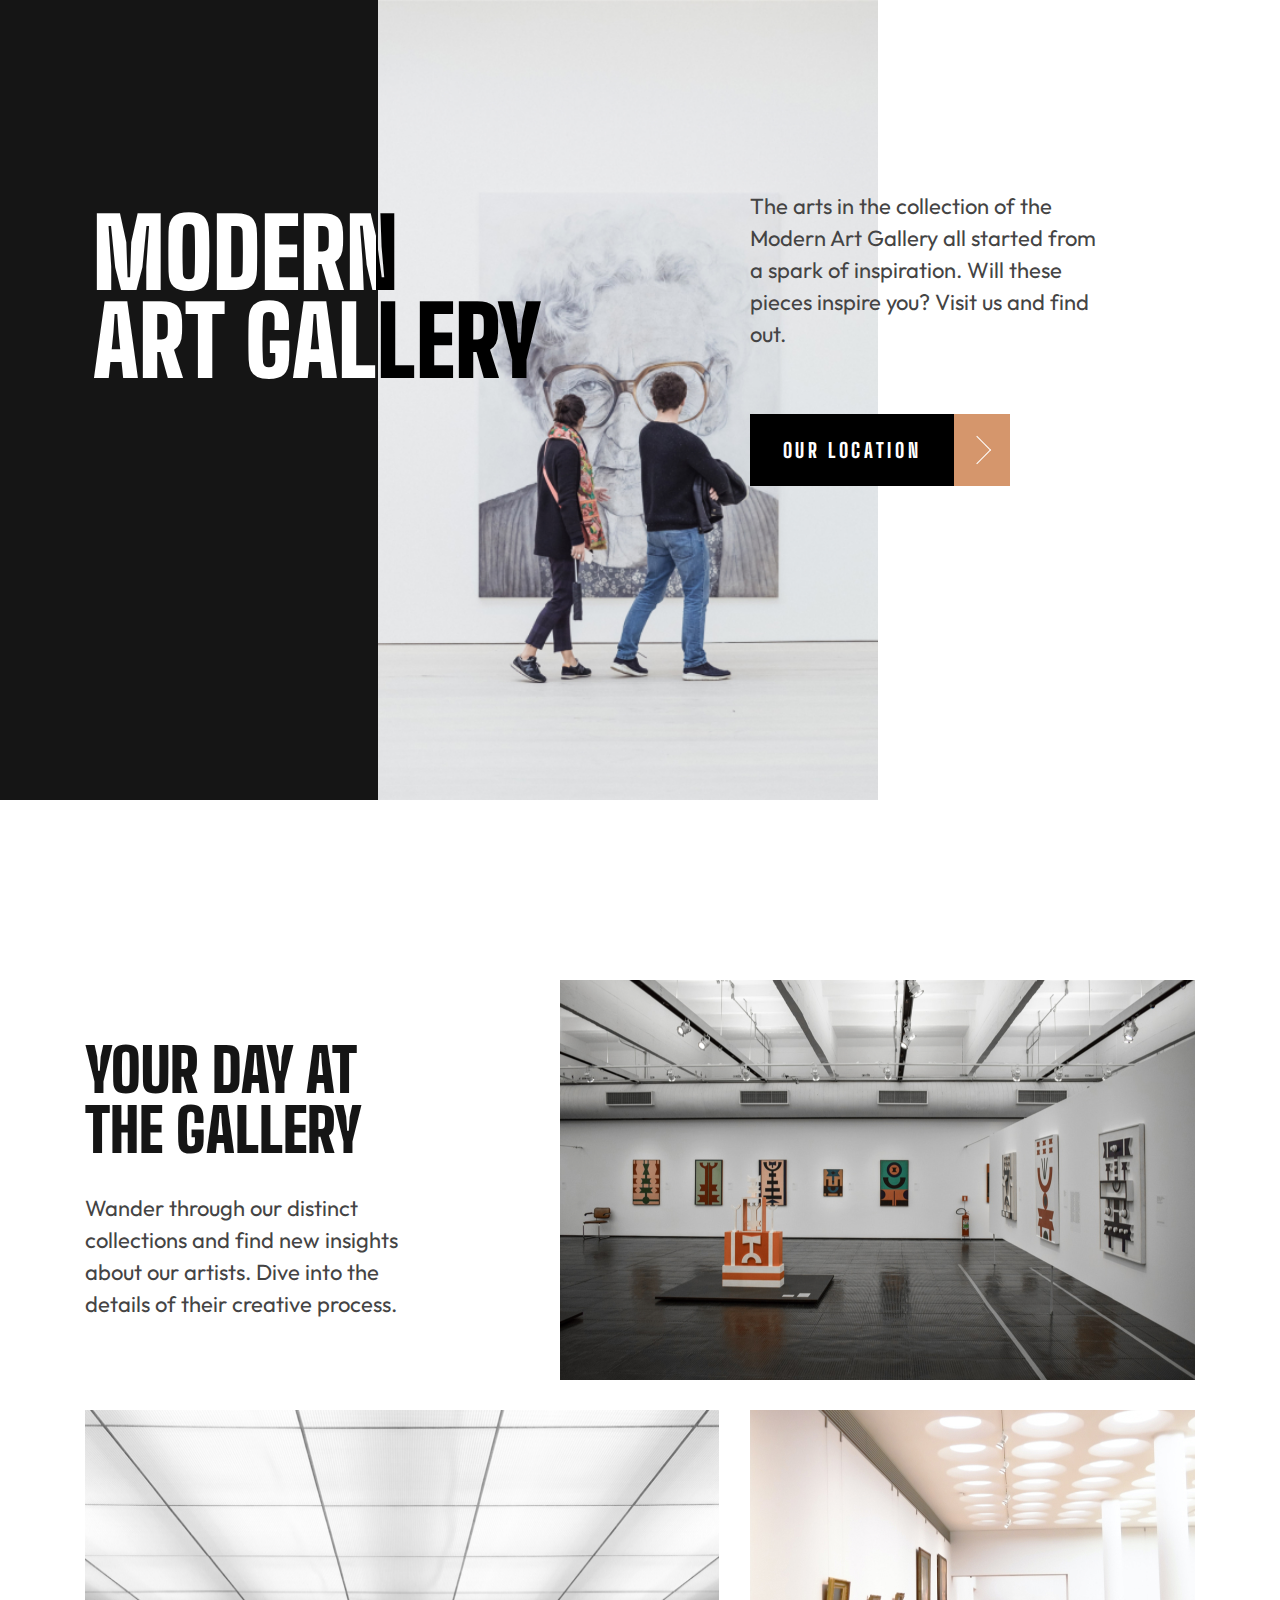
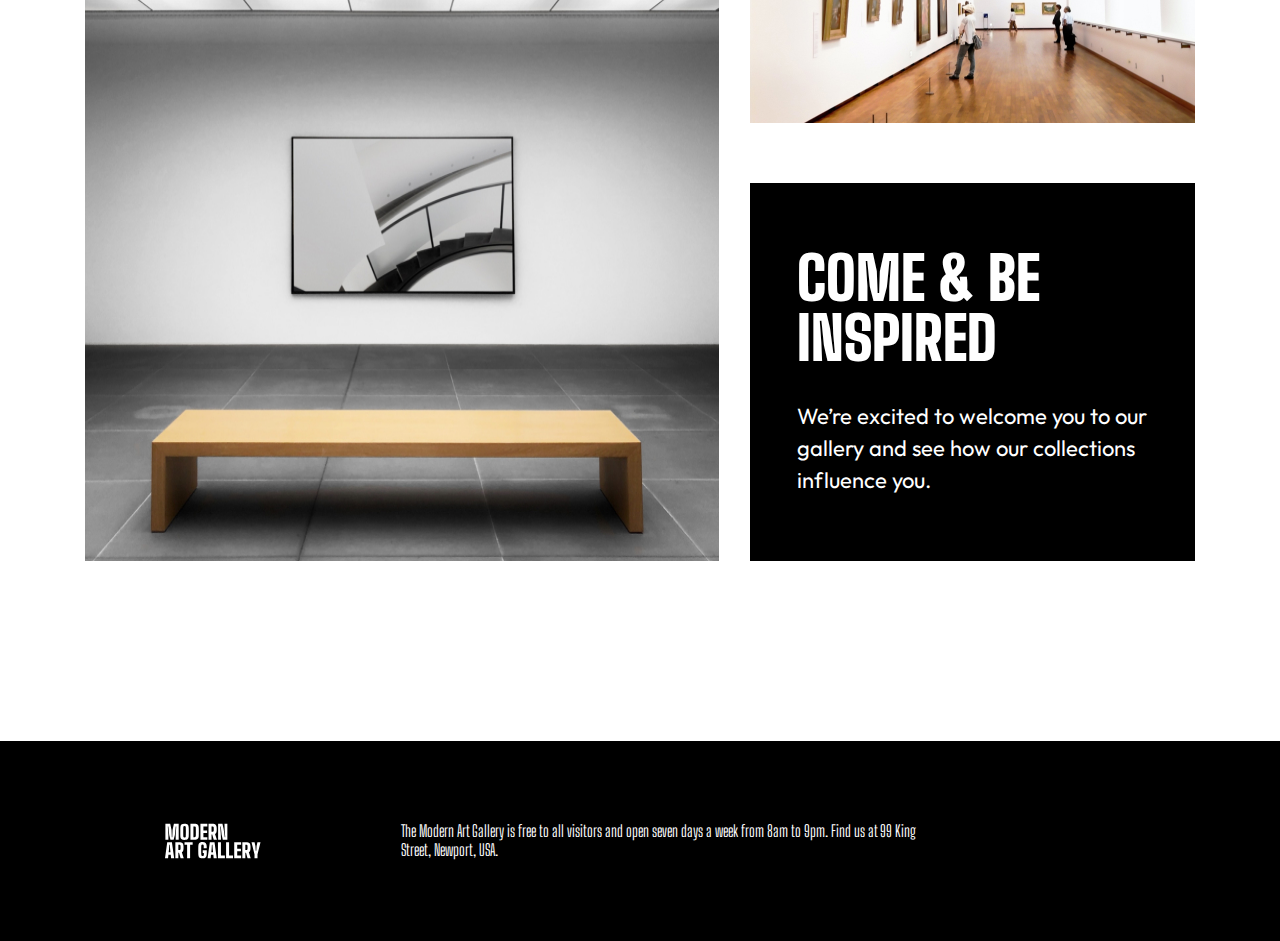
<file: index.html>
<!DOCTYPE html>
<html lang="en">
<head>
    <link rel="stylesheet" href="https://cdnjs.cloudflare.com/ajax/libs/font-awesome/6.6.0/css/all.min.css" integrity="sha512-Kc323vGBEqzTmouAECnVceyQqyqdsSiqLQISBL29aUW4U/M7pSPA/gEUZQqv1cwx4OnYxTxve5UMg5GT6L4JJg==" crossorigin="anonymous" referrerpolicy="no-referrer" />
    <link rel="stylesheet" href="https://fontawesome.com/icons/square-facebook?f=brands&s=solid">
    <link href="https://fonts.googleapis.com/css2?family=Big+Shoulders+Display:wght@100..900&family=Inter:ital,opsz,wght@0,14..32,100..900;1,14..32,100..900&family=Outfit:wght@100..900&family=Roboto:ital,wght@0,100;0,300;0,400;0,500;0,700;0,900;1,100;1,300;1,400;1,500;1,700;1,900&display=swap" rel="stylesheet">
    <link href="https://fonts.googleapis.com/css2?family=Big+Shoulders+Display:wght@100..900&family=Inter:ital,opsz,wght@0,14..32,100..900;1,14..32,100..900&family=Roboto:ital,wght@0,100;0,300;0,400;0,500;0,700;0,900;1,100;1,300;1,400;1,500;1,700;1,900&display=swap" rel="stylesheet">
    <link rel="stylesheet" href="style.css">
    <meta charset="UTF-8">
    <meta name="viewport" content="width=device-width, initial-scale=1.0">
    <title>art-gallery-website</title>
</head>
<body>
    <section class="topsec">
        <div class="sidetop">
            <div class="blackbox">
                <h1>MODERN
                    <br> ART GALLERY</h1>
            </div>
            <div class="desktop1440">
                <!-- <h1>MODERN ART GALLERY</h1> -->
            </div>
            <div class="whitediv"></div>
            <!-- <img class="desktop1440" src="./IMGDUMP/Rectangle (1).jpg" alt=""> -->
            <!-- <img class="tablet768" src="./IMGDUMP/Rectangle (1).jpg" alt=""> -->
            <img class="mobile375" src="./IMGDUMP/Rectangle (2).jpg" alt="">
        </div>
        <div class="sidebot">
            <h1>MODERN ART GALLERY</h1>
            <p>The arts in the collection of the Modern Art Gallery all started from a spark of inspiration. Will these pieces inspire you? Visit us and find out.</p>
            <div id="butdiv" class="butdiv">
                <a href="./map.html"><button id="btn">OUR LOCATION</button></a>
                <div id="svgidv" class="svgdiv">
                    <div class="arrow"></div>
                </div>
            </div>
        </div>
    </section>
    <section>
        <div class="sec2div">
            <div class="imgtxtdiv">
                <img class="img6" src="./IMGDUMP/Rectangle.png" alt="">
                <img class="img1" src="./IMGDUMP/Rectangle Copy 6 (1).jpg" alt="">
                <div class="sec2topdiv">
                    <h1>Your Day at the Gallery</h1>
                    <p>Wander through our distinct collections and find new insights about our artists. Dive into the details of their creative process.</p>
                </div>
            </div>
            <div class="imgtxtdiv2">
                <img class="img7" src="./IMGDUMP/Rectangle Copy 2.jpg" alt="">
                <img class="img4" src="./IMGDUMP/Rectangle Copy 5 (1).jpg" alt="">
                <img class="img2" src="./IMGDUMP/Rectangle Copy 6.jpg" alt="">
                <div class="middiv">
                    <img class="img8" src="./IMGDUMP/Rectangle Copy 4.jpg" alt="">
                    <img class="img5" src="./IMGDUMP/Rectangle Copy 5 (1).jpg" alt="">
                    <img class="img3" src="/IMGDUMP/Rectangle Copy 5.jpg" alt="">
                    <div class="sec2botdiv">
                        <h1>COME & BE INSPIRED</h1>
                        <p>We’re excited to welcome you to our gallery and see how our collections influence you.</p>
                    </div>
                </div>
            </div>
        </div>
    </section>
    <footer>
        <div class="footerdiv">
            <svg class="svg1" xmlns="http://www.w3.org/2000/svg" width="111" height="40" viewBox="0 0 111 40" fill="none">
                <path fill-rule="evenodd" clip-rule="evenodd" d="M22.5259 18.8868C24.215 18.8868 25.428 18.5298 26.1651 17.8157C26.9021 17.1017 27.3013 15.9155 27.3628 14.2572C27.4242 12.7524 27.4549 11.1516 27.4549 9.45489C27.4549 7.75816 27.4242 6.14203 27.3628 4.60653C27.3013 2.96353 26.9021 1.78503 26.1651 1.07102C25.428 0.357006 24.215 0 22.5259 0C20.8369 0 19.6123 0.357006 18.8522 1.07102C18.0921 1.78503 17.6967 2.96353 17.666 4.60653C17.6353 6.11132 17.62 7.71977 17.62 9.43186L17.6202 9.79715C17.6222 11.3732 17.6375 12.8599 17.666 14.2572C17.6967 15.9155 18.0921 17.1017 18.8522 17.8157C19.6123 18.5298 20.8369 18.8868 22.5259 18.8868ZM3.91555 18.6564V12.9904L3.27063 3.27063H3.86948L4.85989 13.2207L6.26488 18.6564H9.97313L11.4012 13.2207L12.3685 3.27063H12.9904L12.3225 12.9904V18.6564H15.7774V0.230326H10.2495L8.70633 7.20921L8.42994 15.6161H7.83109L7.53167 7.20921L6.01152 0.230326H0.460653V18.6564H3.91555ZM21.1209 14.9021C21.1516 15.6852 21.62 16.0768 22.5259 16.0768C23.4165 16.0768 23.8772 15.6852 23.9079 14.9021C23.9386 14.119 23.9655 13.2591 23.9885 12.3225C24.0115 11.3858 24.023 10.4223 24.023 9.43186C24.023 8.44146 24.0115 7.47793 23.9885 6.54127C23.9655 5.60461 23.9386 4.74472 23.9079 3.96161C23.8772 3.19386 23.4165 2.80998 22.5259 2.80998C21.62 2.80998 21.1516 3.19386 21.1209 3.96161C21.0902 4.74472 21.0672 5.60461 21.0518 6.54127C21.0365 7.47793 21.0288 8.44146 21.0288 9.43186C21.0288 10.4223 21.0365 11.3858 21.0518 12.3225C21.0672 13.2591 21.0902 14.119 21.1209 14.9021ZM33.9731 18.6564C35.7083 18.6564 36.9597 18.2879 37.7274 17.5509C38.4952 16.8138 38.8944 15.6008 38.9251 13.9117C38.9559 12.8369 38.975 11.8196 38.9827 10.8599C38.9904 9.90019 38.9904 8.9405 38.9827 7.98081C38.975 7.02111 38.9559 6.01152 38.9251 4.95202C38.8944 3.26296 38.4952 2.05374 37.7274 1.32438C36.9597 0.59501 35.7083 0.230326 33.9731 0.230326H29.2975V18.6564H33.9731ZM32.7524 15.6161H33.9731C34.9405 15.6161 35.4395 15.1862 35.4702 14.3263C35.5624 11.0557 35.5624 7.79271 35.4702 4.53743C35.4395 3.6929 34.9405 3.27063 33.9731 3.27063H32.7524V15.6161ZM48.7831 18.6564V15.6161H44.2687V10.8023H48.5528V7.762H44.2687V3.27063H48.7831V0.230326H40.8138V18.6564H48.7831ZM53.62 12.4376V18.6564H50.1651V0.230326H54.6104C56.3301 0.230326 57.5701 0.579654 58.3301 1.27831C59.0902 1.97697 59.501 3.12476 59.5624 4.72169C59.5777 5.15163 59.5892 5.52783 59.5969 5.85029C59.6046 6.17274 59.6046 6.4952 59.5969 6.81766C59.5892 7.14012 59.5777 7.51631 59.5624 7.94626C59.5317 8.94434 59.3628 9.762 59.0557 10.3992C58.7486 11.0365 58.2802 11.524 57.6507 11.8618L59.8157 18.6564H56.1535L54.4031 12.4376H53.62ZM54.6104 9.39731H53.62V3.27063H54.6104C55.5624 3.27063 56.0614 3.6929 56.1075 4.53743C56.1843 5.73512 56.1843 6.93282 56.1075 8.13052C56.0614 8.97505 55.5624 9.39731 54.6104 9.39731ZM64.238 11.5854L64.5374 18.6564H61.1977V0.230326H66.1958L67.5777 6.10365L68.8445 15.6161H69.4434L68.7985 8.13052L68.5221 0.230326H71.8618V18.6564H66.6104L65.2284 12.6219L64.2841 3.2476H63.6392L64.238 11.5854ZM3.54702 39.7697L3.93858 35.9232H6.61036L7.00192 39.7697H10.5489L7.99232 21.3436H2.55662L0 39.7697H3.54702ZM4.26104 32.8829H6.28791L5.87332 28.8061L5.59693 24.3839H4.95202L4.67562 28.8061L4.26104 32.8829ZM15.3858 39.7697V33.5509H16.1689L17.9194 39.7697H21.5816L19.4165 32.975C20.0461 32.6372 20.5144 32.1497 20.8215 31.5125C21.1286 30.8752 21.2975 30.0576 21.3282 29.0595C21.3436 28.6296 21.3551 28.2534 21.3628 27.9309C21.3704 27.6084 21.3704 27.286 21.3628 26.9635C21.3551 26.6411 21.3436 26.2649 21.3282 25.8349C21.2668 24.238 20.856 23.0902 20.096 22.3916C19.3359 21.6929 18.096 21.3436 16.3762 21.3436H11.9309V39.7697H15.3858ZM15.3858 30.5106H16.3762C17.3282 30.5106 17.8273 30.0883 17.8733 29.2438C17.9501 28.0461 17.9501 26.8484 17.8733 25.6507C17.8273 24.8061 17.3282 24.3839 16.3762 24.3839H15.3858V30.5106ZM28.929 39.7697V24.3839H31.8772V21.3436H22.5029V24.3839H25.4741V39.7697H28.929ZM46.8484 38.929C46.096 39.643 44.8983 40 43.2553 40C42.1036 40 41.1785 39.8426 40.4798 39.5278C39.7812 39.2131 39.2706 38.7178 38.9482 38.0422C38.6257 37.3666 38.4415 36.476 38.3954 35.3704C38.38 34.7255 38.3647 33.9923 38.3493 33.1708C38.334 32.3493 38.3263 31.4971 38.3263 30.6142C38.3263 29.7313 38.334 28.8829 38.3493 28.0691C38.3647 27.2553 38.38 26.5413 38.3954 25.9271C38.4415 24.7601 38.6296 23.8234 38.9597 23.1171C39.2898 22.4107 39.8042 21.9002 40.5029 21.5854C41.2015 21.2706 42.119 21.1132 43.2553 21.1132C44.8676 21.1132 46.0422 21.4702 46.7793 22.1843C47.5163 22.8983 47.9386 24.0768 48.0461 25.7198C48.0768 26.0729 48.0921 26.4952 48.0921 26.9866C48.0921 27.4779 48.0768 27.9002 48.0461 28.2534H44.5912C44.6219 27.8234 44.6372 27.2937 44.6372 26.6641C44.6372 26.0345 44.6219 25.5048 44.5912 25.0749C44.5451 24.3071 44.0998 23.9232 43.2553 23.9232C42.3647 23.9232 41.8964 24.3071 41.8503 25.0749C41.7889 26.1497 41.7466 27.3321 41.7236 28.6219C41.7006 29.9117 41.7006 31.1977 41.7236 32.4798C41.7466 33.762 41.7889 34.9405 41.8503 36.0154C41.8964 36.7985 42.3647 37.19 43.2553 37.19C43.7006 37.19 44.0537 37.0902 44.3148 36.8906C44.5758 36.691 44.7217 36.3992 44.7524 36.0154C44.7678 35.8311 44.7793 35.5969 44.7869 35.3129C44.7946 35.0288 44.7946 34.7409 44.7869 34.4491C44.7793 34.1574 44.7678 33.9271 44.7524 33.7582H43.4856V30.7639H48.1152C48.1459 31.4702 48.1574 32.238 48.1497 33.0672C48.142 33.8964 48.1228 34.6641 48.0921 35.3704C48.0154 37.0288 47.6008 38.215 46.8484 38.929ZM52.6296 39.7697L53.0211 35.9232H55.6929L56.0845 39.7697H59.6315L57.0749 21.3436H51.6392L49.0825 39.7697H52.6296ZM53.3436 32.8829H55.3704L54.9559 28.8061L54.6795 24.3839H54.0345L53.7582 28.8061L53.3436 32.8829ZM69.0058 39.7697V36.7294H64.4683V21.3436H61.0134V39.7697H69.0058ZM78.38 36.7294V39.7697H70.3877V21.3436H73.8426V36.7294H78.38ZM87.7313 39.7697V36.7294H83.2169V31.9155H87.501V28.8752H83.2169V24.3839H87.7313V21.3436H79.762V39.7697H87.7313ZM92.5681 33.5509V39.7697H89.1132V21.3436H93.5585C95.2783 21.3436 96.5182 21.6929 97.2783 22.3916C98.0384 23.0902 98.4491 24.238 98.5106 25.8349C98.5259 26.2649 98.5374 26.6411 98.5451 26.9635C98.5528 27.286 98.5528 27.6084 98.5451 27.9309C98.5374 28.2534 98.5259 28.6296 98.5106 29.0595C98.4798 30.0576 98.3109 30.8752 98.0038 31.5125C97.6967 32.1497 97.2284 32.6372 96.5988 32.975L98.7639 39.7697H95.1017L93.3512 33.5509H92.5681ZM93.5585 30.5106H92.5681V24.3839H93.5585C94.5106 24.3839 95.0096 24.8061 95.0557 25.6507C95.1324 26.8484 95.1324 28.0461 95.0557 29.2438C95.0096 30.0883 94.5106 30.5106 93.5585 30.5106ZM106.595 35.3704V39.7697H103.14V35.3704L102.887 34.334L99.6852 21.3436H103.209L104.2 25.8119L104.545 31.2246H105.19L105.536 25.8119L106.526 21.3436H110.05L106.848 34.3109L106.595 35.3704Z" fill="white"/>
            </svg>
            <p>The Modern Art Gallery is free to all visitors and open seven days a week from 8am to 9pm. Find us at 99 King Street, Newport, USA.</p>
            <div class="icondiv">
                <i class="fa-brands fa-square-facebook"></i>
                <i class="fa-brands fa-instagram"></i>
                <i class="fa-brands fa-twitter"></i>
            </div>
        </div>
    </footer>

    <script src="./main.js"></script>
</body>
</html>
</file>
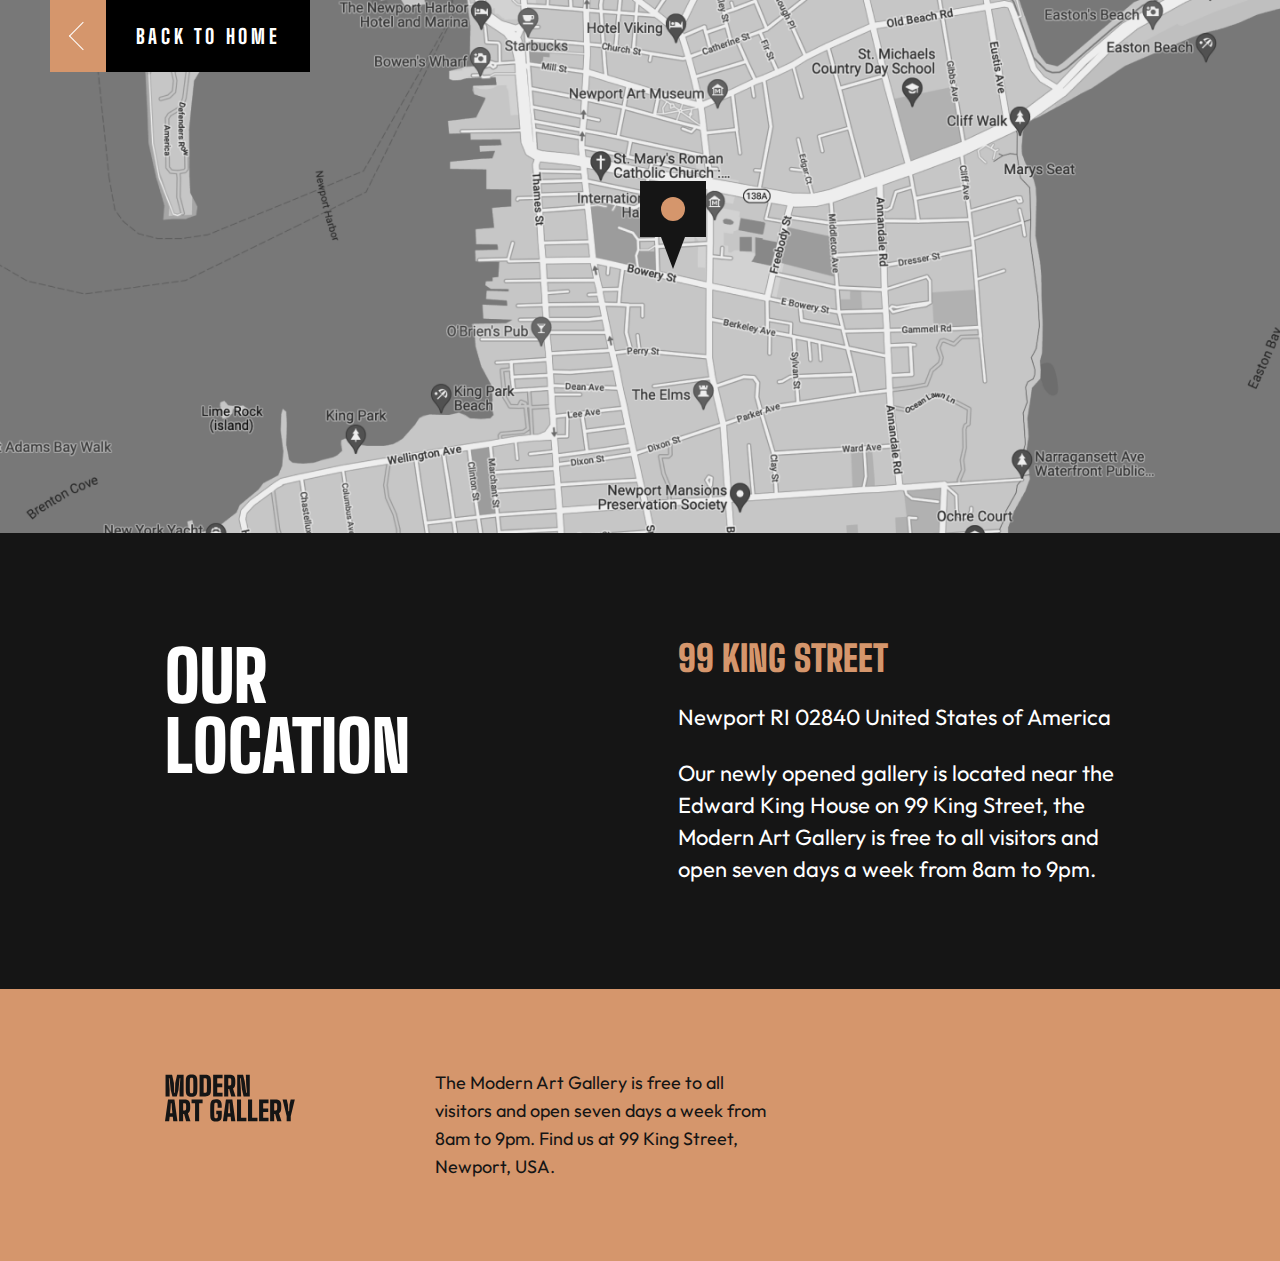
<file: map.html>
<!DOCTYPE html>
<html lang="en">
<head>
    <link rel="stylesheet" href="https://cdnjs.cloudflare.com/ajax/libs/font-awesome/6.6.0/css/all.min.css" integrity="sha512-Kc323vGBEqzTmouAECnVceyQqyqdsSiqLQISBL29aUW4U/M7pSPA/gEUZQqv1cwx4OnYxTxve5UMg5GT6L4JJg==" crossorigin="anonymous" referrerpolicy="no-referrer" />
    <link rel="stylesheet" href="https://fontawesome.com/icons/square-facebook?f=brands&s=solid">
    <link href="https://fonts.googleapis.com/css2?family=Big+Shoulders+Display:wght@100..900&family=Inter:ital,opsz,wght@0,14..32,100..900;1,14..32,100..900&family=Outfit:wght@100..900&family=Roboto:ital,wght@0,100;0,300;0,400;0,500;0,700;0,900;1,100;1,300;1,400;1,500;1,700;1,900&display=swap" rel="stylesheet">
    <link href="https://fonts.googleapis.com/css2?family=Big+Shoulders+Display:wght@100..900&family=Inter:ital,opsz,wght@0,14..32,100..900;1,14..32,100..900&family=Roboto:ital,wght@0,100;0,300;0,400;0,500;0,700;0,900;1,100;1,300;1,400;1,500;1,700;1,900&display=swap" rel="stylesheet">
    <link rel="stylesheet" href="map.css">
    <meta charset="UTF-8">
    <meta name="viewport" content="width=device-width, initial-scale=1.0">
    <title>art-gallery-Location</title>
</head>
<body>
    <section>
        <div class="map">
            <div id="butdiv" class="butdiv">
                <a href="./index.html"><button id="btn">BACK TO HOME</button></a>
                <div id="svgidv" class="svgdiv">
                    <div class="arrow"></div>
                </div>
            </div>
            <svg class="svgcenter" xmlns="http://www.w3.org/2000/svg" width="66" height="88" viewBox="0 0 66 88" fill="none">
                <path fill-rule="evenodd" clip-rule="evenodd" d="M66 0H0V56H21L33 88L45 56H66V0Z" fill="#151515"/>
                <circle cx="33" cy="28" r="12" fill="#D5966C"/>
              </svg>
            <img class="img1" src="./IMGDUMP/Bitmap (5).png" alt="">
            <img class="img2" src="./IMGDUMP/Bitmap (7).png" alt="">
            <img class="img3" src="./IMGDUMP/Bitmap (8).png" alt="">
        </div>
        <div class="mid">
            <div class="midsec">
                <h1>OUR LOCATION</h1>
                <div class="txtdiv">
                    <h5>99 King Street</h5>
                    <p>Newport RI 02840 United States of America</p>
                    <p>Our newly opened gallery is located near the Edward King House on 99 King Street, the Modern Art Gallery is free to all visitors and open seven days a week from 8am to 9pm.</p>
                </div>
            </div>
        </div>
    </section>
    <footer>
        <div class="footerdiv">
            <svg xmlns="http://www.w3.org/2000/svg" width="160" height="58" viewBox="0 0 160 58" fill="none">
                <path fill-rule="evenodd" clip-rule="evenodd" d="M32.6626 27.3858C35.1117 27.3858 36.8706 26.8681 37.9393 25.8328C39.0081 24.7975 39.5869 23.0775 39.676 20.6729C39.7651 18.491 39.8096 16.1699 39.8096 13.7096C39.8096 11.2493 39.7651 8.90595 39.676 6.67946C39.5869 4.29712 39.0081 2.58829 37.9393 1.55298C36.8706 0.517658 35.1117 0 32.6626 0C30.2134 0 28.4378 0.517658 27.3357 1.55298C26.2336 2.58829 25.6603 4.29712 25.6157 6.67946C25.5712 8.86142 25.5489 11.1937 25.5489 13.6762L25.5493 14.2059C25.5522 16.4911 25.5744 18.6468 25.6157 20.6729C25.6603 23.0775 26.2336 24.7975 27.3357 25.8328C28.4378 26.8681 30.2134 27.3858 32.6626 27.3858ZM5.67754 27.0518V18.8361L4.74242 4.74242H5.61075L7.04683 19.1701L9.08407 27.0518H14.461L16.5317 19.1701L17.9344 4.74242H18.8361L17.8676 18.8361V27.0518H22.8772V0.333973H14.8618L12.6242 10.4534L12.2234 22.6434H11.3551L10.9209 10.4534L8.7167 0.333973H0.667946V27.0518H5.67754ZM30.6253 21.6081C30.6699 22.7436 31.3489 23.3113 32.6626 23.3113C33.9539 23.3113 34.6219 22.7436 34.6664 21.6081C34.7109 20.4726 34.7499 19.2257 34.7833 17.8676C34.8167 16.5094 34.8334 15.1123 34.8334 13.6762C34.8334 12.2401 34.8167 10.843 34.7833 9.48484C34.7499 8.12668 34.7109 6.87985 34.6664 5.74434C34.6219 4.63109 33.9539 4.07447 32.6626 4.07447C31.3489 4.07447 30.6699 4.63109 30.6253 5.74434C30.5808 6.87985 30.5474 8.12668 30.5251 9.48484C30.5029 10.843 30.4917 12.2401 30.4917 13.6762C30.4917 15.1123 30.5029 16.5094 30.5251 17.8676C30.5474 19.2257 30.5808 20.4726 30.6253 21.6081ZM49.261 27.0518C51.777 27.0518 53.5916 26.5175 54.7048 25.4488C55.818 24.38 56.3969 22.6211 56.4415 20.172C56.486 18.6134 56.5138 17.1384 56.525 15.7468C56.5361 14.3553 56.5361 12.9637 56.525 11.5722C56.5138 10.1806 56.486 8.7167 56.4415 7.18042C56.3969 4.73129 55.818 2.97793 54.7048 1.92035C53.5916 0.862764 51.777 0.333973 49.261 0.333973H42.4814V27.0518H49.261ZM47.491 22.6434H49.261C50.6637 22.6434 51.3873 22.02 51.4319 20.7731C51.5654 16.0307 51.5654 11.2994 51.4319 6.57927C51.3873 5.3547 50.6637 4.74242 49.261 4.74242H47.491V22.6434ZM70.7355 27.0518V22.6434H64.1896V15.6633H70.4015V11.2549H64.1896V4.74242H70.7355V0.333973H59.18V27.0518H70.7355ZM77.7489 18.0345V27.0518H72.7393V0.333973H79.185C81.6787 0.333973 83.4766 0.840499 84.5787 1.85355C85.6808 2.8666 86.2764 4.5309 86.3655 6.84645C86.3877 7.46987 86.4044 8.01536 86.4156 8.48292C86.4267 8.95048 86.4267 9.41804 86.4156 9.8856C86.4044 10.3532 86.3877 10.8987 86.3655 11.5221C86.3209 12.9693 86.076 14.1549 85.6307 15.0789C85.1854 16.0029 84.5063 16.7098 83.5935 17.1996L86.7328 27.0518H81.4227L78.8845 18.0345H77.7489ZM79.185 13.6261H77.7489V4.74242H79.185C80.5655 4.74242 81.2891 5.3547 81.3559 6.57927C81.4672 8.31593 81.4672 10.0526 81.3559 11.7893C81.2891 13.0138 80.5655 13.6261 79.185 13.6261ZM93.1451 16.7988L93.5793 27.0518H88.7367V0.333973H95.9839L97.9877 8.85029L99.8246 22.6434H100.693L99.7578 11.7893L99.357 0.333973H104.2V27.0518H96.585L94.5812 18.3017L93.2119 4.70902H92.2768L93.1451 16.7988ZM5.14319 57.666L5.71094 52.0887H9.58503L10.1528 57.666H15.296L11.5889 30.9482H3.7071L0 57.666H5.14319ZM6.1785 47.6802H9.11747L8.51632 41.7689L8.11555 35.3566H7.18042L6.77965 41.7689L6.1785 47.6802ZM22.3094 57.666V48.6488H23.4449L25.9831 57.666H31.2933L28.1539 47.8138C29.0668 47.324 29.7459 46.6171 30.1912 45.6931C30.6365 44.7691 30.8814 43.5835 30.9259 42.1363C30.9482 41.5129 30.9649 40.9674 30.976 40.4998C30.9871 40.0322 30.9871 39.5647 30.976 39.0971C30.9649 38.6296 30.9482 38.0841 30.9259 37.4607C30.8369 35.1451 30.2413 33.4808 29.1392 32.4678C28.037 31.4547 26.2392 30.9482 23.7455 30.9482H17.2998V57.666H22.3094ZM22.3094 44.2403H23.7455C25.1259 44.2403 25.8495 43.628 25.9163 42.4035C26.0276 40.6668 26.0276 38.9301 25.9163 37.1935C25.8495 35.9689 25.1259 35.3566 23.7455 35.3566H22.3094V44.2403ZM41.947 57.666V35.3566H46.2219V30.9482H32.6292V35.3566H36.9374V57.666H41.947ZM67.9301 56.447C66.8392 57.4823 65.1025 58 62.7202 58C61.0503 58 59.7088 57.7718 58.6958 57.3154C57.6827 56.8589 56.9424 56.1409 56.4749 55.1612C56.0073 54.1816 55.7401 52.8902 55.6733 51.2871C55.6511 50.352 55.6288 49.2889 55.6065 48.0977C55.5843 46.9065 55.5731 45.6708 55.5731 44.3906C55.5731 43.1104 55.5843 41.8802 55.6065 40.7002C55.6288 39.5202 55.6511 38.4848 55.6733 37.5942C55.7401 35.9021 56.0129 34.544 56.4916 33.5198C56.9702 32.4956 57.7161 31.7553 58.7292 31.2988C59.7422 30.8424 61.0726 30.6142 62.7202 30.6142C65.058 30.6142 66.7612 31.1319 67.8299 32.1672C68.8987 33.2025 69.5109 34.9113 69.6668 37.2937C69.7113 37.8058 69.7336 38.418 69.7336 39.1305C69.7336 39.843 69.7113 40.4553 69.6668 40.9674H64.6572C64.7017 40.344 64.724 39.5758 64.724 38.663C64.724 37.7501 64.7017 36.982 64.6572 36.3585C64.5904 35.2453 63.9447 34.6887 62.7202 34.6887C61.4288 34.6887 60.7497 35.2453 60.6829 36.3585C60.5939 37.9171 60.5326 39.6315 60.4992 41.5017C60.4658 43.372 60.4658 45.2367 60.4992 47.0958C60.5326 48.9549 60.5939 50.6637 60.6829 52.2223C60.7497 53.3578 61.4288 53.9255 62.7202 53.9255C63.3658 53.9255 63.8779 53.7808 64.2564 53.4914C64.6349 53.2019 64.8465 52.7789 64.891 52.2223C64.9132 51.9551 64.9299 51.6155 64.9411 51.2036C64.9522 50.7917 64.9522 50.3743 64.9411 49.9512C64.9299 49.5282 64.9132 49.1942 64.891 48.9493H63.0541V44.6077H69.767C69.8115 45.6319 69.8282 46.7451 69.8171 47.9474C69.8059 49.1497 69.7781 50.263 69.7336 51.2871C69.6223 53.6917 69.0211 55.4117 67.9301 56.447ZM76.3129 57.666L76.8806 52.0887H80.7547L81.3225 57.666H86.4656L82.7585 30.9482H74.8768L71.1697 57.666H76.3129ZM77.3482 47.6802H80.2871L79.686 41.7689L79.2852 35.3566H78.3501L77.9493 41.7689L77.3482 47.6802ZM100.058 57.666V53.2576H93.4791V30.9482H88.4695V57.666H100.058ZM113.651 53.2576V57.666H102.062V30.9482H107.072V53.2576H113.651ZM127.21 57.666V53.2576H120.664V46.2775H126.876V41.8691H120.664V35.3566H127.21V30.9482H115.655V57.666H127.21ZM134.224 48.6488V57.666H129.214V30.9482H135.66C138.154 30.9482 139.951 31.4547 141.054 32.4678C142.156 33.4808 142.751 35.1451 142.84 37.4607C142.863 38.0841 142.879 38.6296 142.89 39.0971C142.902 39.5647 142.902 40.0322 142.89 40.4998C142.879 40.9674 142.863 41.5129 142.84 42.1363C142.796 43.5835 142.551 44.7691 142.106 45.6931C141.66 46.6171 140.981 47.324 140.068 47.8138L143.208 57.666H137.898L135.359 48.6488H134.224ZM135.66 44.2403H134.224V35.3566H135.66C137.04 35.3566 137.764 35.9689 137.831 37.1935C137.942 38.9301 137.942 40.6668 137.831 42.4035C137.764 43.628 137.04 44.2403 135.66 44.2403ZM154.563 51.2871V57.666H149.553V51.2871L149.186 49.7843L144.544 30.9482H149.653L151.089 37.4273L151.59 45.2756H152.526L153.026 37.4273L154.463 30.9482H159.572L154.93 49.7509L154.563 51.2871Z" fill="#151515"/>
              </svg>
              <div class="footertxt">
                <p>The Modern Art Gallery is free to all visitors and open seven days a week from 8am to 9pm. Find us at 99 King Street, Newport, USA.</p>
              </div>
              <div class="icondiv">
                <i class="fa-brands fa-square-facebook"></i>
                <i class="fa-brands fa-instagram"></i>
                <i class="fa-brands fa-twitter"></i>
              </div>
        </div>
    </footer>
    <script src="main.js"></script>
</body>
</html>
</file>
<file: style.css>
* {
    margin: 0;
    padding: 0;
    box-sizing: border-box;
    font-family: "Big Shoulders Display", sans-serif;
}
body {
    width: 100%;
    display: flex;
    justify-content: center;
    align-items: center;
    flex-direction: column;
    position: absolute;
}
.topsec {
    /* position: relative; */
    /* position: relative; */
    /* position: a; */
    /* margin-right: 400px; */
}
.fa-brands:hover {
    color: #d5966c;
    transition: 0.5s;
}
.desktop1440 {
    /* position: relative; */
    background: no-repeat;
    background-size: 500px;
    background-image: url(".//IMGDUMP/Rectangle\ \(1\).jpg");
    width: 540px;
    height: 800px;
}
.whitediv {
    position: relative;
    background-color: white;
    width: 435px;
    height: 800px;
}
.sidebot p {
    color: var(--Dark-Grey, #444);
    font-feature-settings:
        "liga" off,
        "clig" off;

    font-family: "Outfit";
    font-size: 22px;
    font-style: normal;
    font-weight: 400;
    line-height: 32px; /* 145.455% */
}
.sidebot {
    display: flex;
    flex-direction: column;
    gap: 64px;
    width: 350px;
    margin-top: 190px;
    margin-right: 180px;
    right: 0;
    position: absolute;
    top: 0;
}
.sidebot h1 {
    display: none;
}
.blackbox {
    width: 450px;
    height: 800px;
    background-color: #151515;
}
.butdiv {
    display: flex;
}

.sidebot button {
    width: 204px;
    height: 72px;
    background-color: black;
    border: none;
    color: white;
    color: var(--White, #fff);
    font-family: "Big Shoulders Display";
    font-size: 20px;
    font-style: normal;
    font-weight: 800;
    line-height: normal;
    letter-spacing: 3.636px;
}
.sidetop {
    display: flex;
}
.svgdiv {
    width: 56px;
    height: 72px;
    background-color: #d5966c;
    color: white;
    display: flex;
    justify-content: center;
    align-items: center;
}
.arrow {
    width: 20px;
    height: 20px;
    border: 1px white solid;
    border-bottom: none;
    border-left: none;
    rotate: 45deg;
    margin-right: 10px;
}
.sidetop {
    top: 0;
    left: 0;
    position: relative;
}
.blackbox h1 {
    padding: 20px;
    margin-top: 189px;
    width: 514px;
    margin-left: 145px;
    position: absolute;
    /* Heading (XL) */
    font-family: "Big Shoulders Display";
    font-size: 96px;
    font-style: normal;
    font-weight: 900;
    line-height: 88px; /* 91.667% */
    text-transform: uppercase;
    background: linear-gradient(to right, #ffff 59%, #000000 50%);
    background-clip: text;
    -webkit-background-clip: text;
    -webkit-text-fill-color: transparent;
    /* color:linear-gradient(to right, #ffffff 50%, #000000 50%); */
}

.mobile375 {
    display: none;
}
.sec2div {
    margin-top: 180px;
}
.img2 {
    display: none;
}
.img4 {
    display: none;
}
.img3 {
    display: none;
}
.img5 {
    display: none;
}
.img1 {
    display: none;
}
.sec2div {
    display: flex;
    flex-direction: column;
    gap: 30px;
}
.imgtxtdiv {
    align-self: center;
    justify-content: center;
    display: flex;
    gap: 125px;
    flex-direction: row-reverse;
}
.sec2topdiv {
    justify-content: center;
    align-items: center;
    display: flex;
    flex-direction: column;
    width: 350px;
    gap: 32px;
    text-align: start;
}
.sec2topdiv p {
    color: var(--Dark-Grey, #444);
    font-feature-settings:"liga" off,"clig" off;
    font-family: "Outfit";
    font-size: 22px;
    font-style: normal;
    font-weight: 400;
    line-height: 32px; /* 145.455% */
}
.sec2topdiv h1 {
    color: var(--Almost-Black, #151515);
    font-feature-settings:
        "liga" off,
        "clig" off;

    /* Heading (M) */
    font-family: "Big Shoulders Display";
    font-size: 60px;
    font-style: normal;
    font-weight: 900;
    line-height: 60px; /* 100% */
    text-transform: uppercase;
}
.sec2botdiv{
    display: flex;
    flex-direction: column;
    gap: 32px;
    background-color: #000000;
    padding: 65px 47px;
}
.sec2botdiv h1{
    color: var(--White, #FFF);
font-feature-settings: 'liga' off, 'clig' off;

/* Heading (M) */
font-family: "Big Shoulders Display";
font-size: 60px;
font-style: normal;
font-weight: 900;
line-height: 60px; /* 100% */
text-transform: uppercase;
}
.sec2botdiv p{
    color: var(--White, #FFF);
font-feature-settings: 'liga' off, 'clig' off;

/* Body (M) */
font-family: Outfit;
font-size: 22px;
font-style: normal;
font-weight: 400;
line-height: 32px; /* 145.455% */
}
.imgtxtdiv2{
    display: flex;
    gap: 30px;
}
.img8{
    width: 445px;
    height: 313px;
}
.middiv{
    gap: 60px;
    width: 445px;
    flex-direction: column;
    display: flex;
}
footer{
    width: 100%;
    margin-top: 180px;
    
}
.footerdiv{
    padding: 80px 165px;
    display: flex;
    gap: 140px;
    color: white;
    background-color: #000000;
}
.icondiv{
    display: flex;
    gap: 20px;
}

@media screen and (max-width: 768px) {
    .topsec {
        margin: 0;
    }
    .sec2div {
        gap: 0px;
    }
    .sec2botdiv{
        gap: 0px;
    }
    .img8{
        display: none;
    }
    .img7 {
        display: none;
    }
    .img6 {
        display: none;
    }
    .img1 {
        display: unset;
    }
    .sidebot h1 {
        display: none;
        display: unset;
    }
    .imgtxtdiv {
        gap: 0px;
    }
    .whitediv {
        display: none;
    }
    .sidebot {
        margin: 0;
    }
    body {
        display: flex;
        justify-content: center;
        align-items: center;
        flex-direction: column;
    }
    .sec2div {
        /* gap: ; */
        margin: 0;
    }
    .blackbox {
        display: none;
    }
    .mobile375 {
        display: none;
    }

    .desktop1440 {
        display: none;
    }
    body {
        position: relative;
        padding-top: 800px;
        background: no-repeat;
        background-image: url("/IMGDUMP/Rectangle\ \(1\).jpg");
    }

    footer {
        width: 100%;
        background-color: black;
        color: white;
    }
    .footerdiv {
        gap: 100px;
        padding: 56px 40px;
        display: flex;
    }
    .sidebot {
        top: 145px;
        right: 40px;
        position: absolute;
        width: 339px;
        display: flex;
        flex-direction: column;
        text-align: start;
        justify-content: center;
        gap: 48px;
    }
    .sidebot h1 {
        color: var(--Almost-Black, #151515);
        font-family: "Big Shoulders Display";
        font-size: 70px;
        font-style: normal;
        font-weight: 900;
        line-height: 65px; /* 92.857% */
        text-transform: uppercase;
    }
    .sidebot p {
        color: var(--Dark-Grey, #444);
        font-family: "Outfit", sans-serif;
        font-size: 18px;
        font-style: normal;
        font-weight: 400;
        line-height: 28px; /* 155.556% */
    }
    footer {
        margin-top: 120px;
    }
    .footerdiv p {
        color: var(--White, #fff);
        font-family: "Outfit";
        font-size: 16px;
        font-style: normal;
        font-weight: 400;
        line-height: 26px; /* 162.5% */
    }
    .icondiv {
        display: flex;
        gap: 20px;
        font-size: 20px;
    }
    .imgtxtdiv {
        width: 100%;
        display: flex;
        flex-direction: row-reverse;
        padding-right: 40px;
    }
    .imgtxtdiv img {
        width: 398px;
        height: 400px;
    }
    .imgtxtdiv2 {
        align-items: center;
        justify-content: center;
        display: flex;
        gap: 11px;
    }
    .middiv {
        margin-top: 11px;
        display: flex;
        flex-direction: column;
        gap: 11px;
        width: 280px;
    }
    .img2 {
        display: unset;
        margin-top: 11px;
        width: 398px;
        height: 700px;
    }
    .img3 {
        display: none;
    }
    .img4 {
        display: none;
    }
    .sec2topdiv {
        justify-content: center;
        display: flex;
        flex-direction: column;
        text-align: start;
        /* padding-right: 100px; */
        padding-left: 30px;
        padding-right: 50px;
        /* padding-top: 50px; */
        gap: 24px;
    }
    .sec2topdiv h1 {
        color: var(--Almost-Black, #151515);
        font-family: "Big Shoulders Display";
        font-size: 50px;
        font-style: normal;
        font-weight: 900;
        line-height: 45px; /* 90% */
        text-transform: uppercase;
    }
    .sec2topdiv p {
        color: var(--Dark-Grey, #444);
        font-family: "Outfit";
        font-size: 18px;
        font-style: normal;
        font-weight: 400;
        line-height: 28px; /* 155.556% */
    }
    .sec2botdiv {
        color: white;
        padding: 85px 28px;
        background-color: black;
    }
    .sec2botdiv p {
        color: var(--White, #fff);
        font-family: "Outfit";
        font-size: 18px;
        font-style: normal;
        font-weight: 400;
        line-height: 28px; /* 155.556% */
    }
    .sec2botdiv h1 {
        color: var(--White, #fff);
        font-family: "Big Shoulders Display";
        font-size: 50px;
        font-style: normal;
        font-weight: 900;
        line-height: 45px; /* 90% */
        text-transform: uppercase;
    }
    .img5 {
        display: unset;
    }
}

@media screen and (max-width: 548px) {
    body {
        display: flex;
        justify-content: center;
        align-items: center;
        flex-direction: column;
    }
    .blackbox {
        display: none;
    }
    .desktop1440 {
        display: none;
    }
    .tablet768 {
        display: none;
    }
    body {
        padding-top: 0;
        background-image: none;
    }
    .mobile375 {
        display: unset;
        width: 100%;
        height: 240px;
    }
    .sidebot {
        width: 100%;
        top: 0;
        right: 0;
        position: relative;
    }
    .sidebot p {
        color: var(--Dark-Grey, #444);
        font-family: "Outfit", sans-serif;
        font-size: 18px;
        font-style: normal;
        font-weight: 400;
        line-height: 28px; /* 155.556% */
    }
    .sidebot {
        padding: 16px;
        display: flex;
        flex-direction: column;
        gap: 32px;
    }
    .sidebot h1 {
        font-size: 60px;
        font-style: normal;
        font-weight: 900;
        line-height: 55px; /* 91.667% */
        text-transform: uppercase;
        text-align: start;
    }
    .butdiv {
        display: flex;
    }
    .sidebot button {
        width: 204px;
        height: 72px;
        background-color: black;
        border: none;
        color: white;
        color: var(--White, #fff);
        font-family: "Big Shoulders Display";
        font-size: 20px;
        font-style: normal;
        font-weight: 800;
        line-height: normal;
        letter-spacing: 3.636px;
    }
    .svgdiv {
        width: 56px;
        height: 72px;
        background-color: #d5966c;
        color: white;
        display: flex;
        justify-content: center;
        align-items: center;
    }
    .arrow {
        width: 20px;
        height: 20px;
        border: 1px white solid;
        border-bottom: none;
        border-left: none;
        rotate: 45deg;
        margin-right: 10px;
    }
    .sec2div {
        margin-top: 120px;
        display: flex;
        flex-direction: column;
        gap: 16px;
        padding: 16px;
        margin-bottom: 120px;
    }
    .sec2topdiv {
        padding: 0;
        color: rgb(0, 0, 0);
        text-align: start;
        display: flex;
        flex-direction: column;
        gap: 21px;
    }
    .sec2topdiv h1 {
        color: var(--Almost-Black, #151515);
        font-family: "Big Shoulders Display";
        font-size: 50px;
        font-style: normal;
        font-weight: 900;
        line-height: 45px; /* 90% */
        text-transform: uppercase;
    }

    .sec2topdiv p {
        color: var(--Dark-Grey, #444);
        font-family: "Outfit", sans-serif;
        font-size: 18px;
        font-style: normal;
        font-weight: 400;
        line-height: 28px; /* 155.556% */
    }
    .sec2botdiv {
        background-color: black;
        display: flex;
        flex-direction: column;
        gap: 24px;
        padding: 48px 24px;
    }
    .sec2botdiv h1 {
        color: var(--White, #fff);
        font-family: "Big Shoulders Display";
        font-size: 50px;
        font-style: normal;
        font-weight: 900;
        line-height: 45px; /* 90% */
        text-transform: uppercase;
    }
    .sec2botdiv p {
        color: var(--White, #fff);
        font-family: "Outfit", sans-serif;
        font-size: 18px;
        font-style: normal;
        font-weight: 400;
        line-height: 28px; /* 155.556% */
    }
    .img7 {
        display: none;
    }
    footer {
        /* width: 375px; */
        padding: 16px;
        /* height: 336px; */
        background-color: black;
    }
    .icondiv {
        display: flex;
        gap: 10px;
    }
    .fa-brands {
        text-align: start;
        color: white;
        font-size: 20px;
    }
    .img2 {
        display: unset;
        width: 100%;
        height: 480px;
    }
    footer {
        margin: 0;
        padding: 48px 32px;
    }
    .footerdiv {
        display: flex;
        flex-direction: column;
        gap: 38px;
    }
    .middiv {
        width: 100%;
    }
    .img3 {
        margin: 0;
        padding: 0;
        width: 100%;
        display: unset;
    }
    .img5 {
        display: none;
    }
    .footerdiv p {
        color: var(--White, #fff);
        font-family: "Outfit", sans-serif;
        font-size: 16px;
        font-style: normal;
        font-weight: 400;
        line-height: 26px; /* 162.5% */
    }
    .imgtxtdiv {
        padding: 0;
        display: flex;
        flex-direction: column;
        gap: 25px;
    }
    .imgtxtdiv img {
        /* transition: 1s; */
        width: 100%;
        height: 320px;
    }
    .imgtxtdiv2 {
        width: 100%;
        display: flex;
        flex-direction: column;
        gap: 25px;
    }
    .middiv {
        display: flex;
        flex-direction: column;
        gap: 25px;
    }
    .topsec {
        margin: 0;
    }
}
</file>
<file: map.css>
* {
    box-sizing: border-box;
    margin: 0;
    padding: 0;
    transition: 0.5s
}
body {
    display: flex;
    flex-direction: column;
    justify-content: center;
    align-items: center;
}
.butdiv {
    left: 50px;
    position: absolute;
    flex-direction: row-reverse;
    display: flex;
}
.svgcenter {
    position: absolute;
    bottom: 50%;
    left: 50%;
}

.butdiv button {
    width: 204px;
    height: 72px;
    background-color: black;
    border: none;
    color: white;
    color: var(--White, #fff);
    font-family: "Big Shoulders Display";
    font-size: 20px;
    font-style: normal;
    font-weight: 800;
    line-height: normal;
    letter-spacing: 3.636px;
}
.svgdiv {
    width: 56px;
    height: 72px;
    background-color: #d5966c;
    color: white;
    display: flex;
    justify-content: center;
    align-items: center;
}
.arrow {
    width: 20px;
    height: 20px;
    border: 1px white solid;
    border-bottom: none;
    border-left: none;
    rotate: -135deg;
    margin-left: 10px;
}
img {
    width: 100%;
}
section {
    width: 100%;
}
.midsec {
    text-align: start;
    background-color: #151515;
    width: 100%;
    display: flex;
    gap: 220px;
}
.map {
    position: relative;
    background-color: #151515;
}
.mid {
    width: 100%;
    padding: 104px 165px;
    background-color: #151515;
}
.midsec h1 {
    color: var(--White, #fff);
    font-feature-settings:
        "liga" off,
        "clig" off;

    /* Heading (L) */
    font-family: "Big Shoulders Display";
    font-size: 70px;
    font-style: normal;
    font-weight: 900;
    line-height: 70px; /* 100% */
    text-transform: uppercase;
}
.txtdiv h5 {
    color: var(--Gold, #d5966c);
    font-feature-settings:
        "liga" off,
        "clig" off;

    /* Heading (S) */
    font-family: "Big Shoulders Display";
    font-size: 36px;
    font-style: normal;
    font-weight: 900;
    line-height: 36px; /* 100% */
    text-transform: uppercase;
}
.txtdiv p {
    color: var(--White, #fff);
    font-feature-settings:
        "liga" off,
        "clig" off;

    /* Body (M) */
    font-family: "Outfit";
    font-size: 22px;
    font-style: normal;
    font-weight: 400;
    line-height: 32px; /* 145.455% */
}
.txtdiv {
    width: 540px;
    display: flex;
    flex-direction: column;
    gap: 24px;
}

footer {
    width: 100%;
    background-color: #d5966c;
    padding: 80px 165px;
}
.footerdiv {
    gap: 140px;
    display: flex;
    justify-content: space-between;
}
.footertxt {
    color: var(--Almost-Black, #151515);
    font-family: "Outfit";
    font-size: 18px;
    font-style: normal;
    font-weight: 400;
    line-height: 28px; /* 155.556% */
    width: 430px;
}
.icondiv {
    font-size: 30px;
    display: flex;
    gap: 20px;
    margin-left: 150px;
}
.fa-brands:hover {
    transition: 0.5s;
    color: white;
}
.img2{
    display: none;
}
.img3{
    display: none;
}
@media screen and (max-width: 768px) {
    * {
        transition: 0.5s;
    }

    .mid{
        padding: 88px 40px;
    }
    .midsec{
        gap: 68px;
    }
    .img2{
        display: unset;
    }
    .img1{
        display: none;
    }
    .icondiv{
        margin: 0;
    }
    .txtdiv{
        width: 100%;
    }
    footer{
        padding: 56px 40px;
    }
    .footerdiv{
        gap: 64px;
    }
}
@media screen and (max-width: 520px){
    .img1{
        display: none;
    }
    .img2{
        display: none;
    }
    .img3{
        display: unset;
    }
    .mid{
        padding: 48px 16px;
    }
    .midsec{
        flex-direction: column;
    }
    .txtdiv{
        width: 100%;
        flex-direction: column;
    }
    footer{
        padding: 48px 32px;
    }
    .footerdiv{
        flex-direction: column;
    }
    .footertxt{
        width: 100%;
    }
}
</file>
